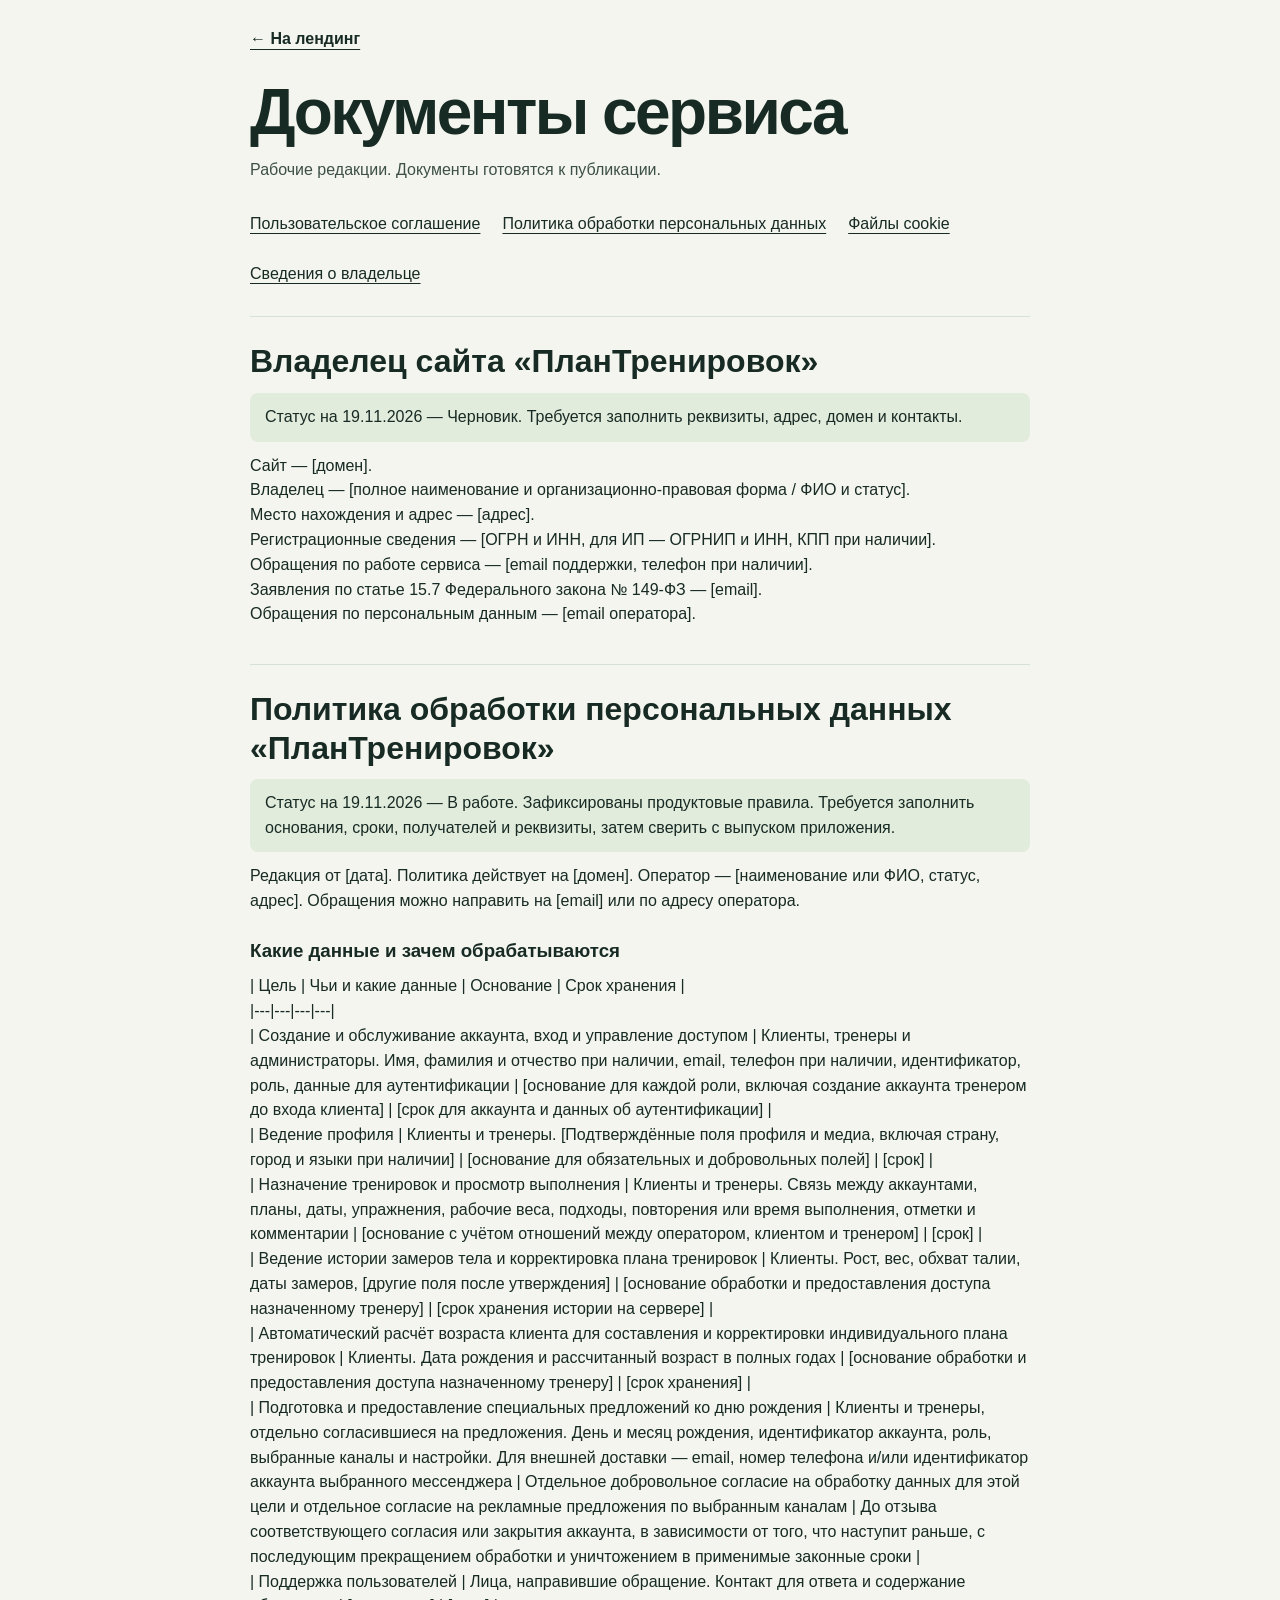
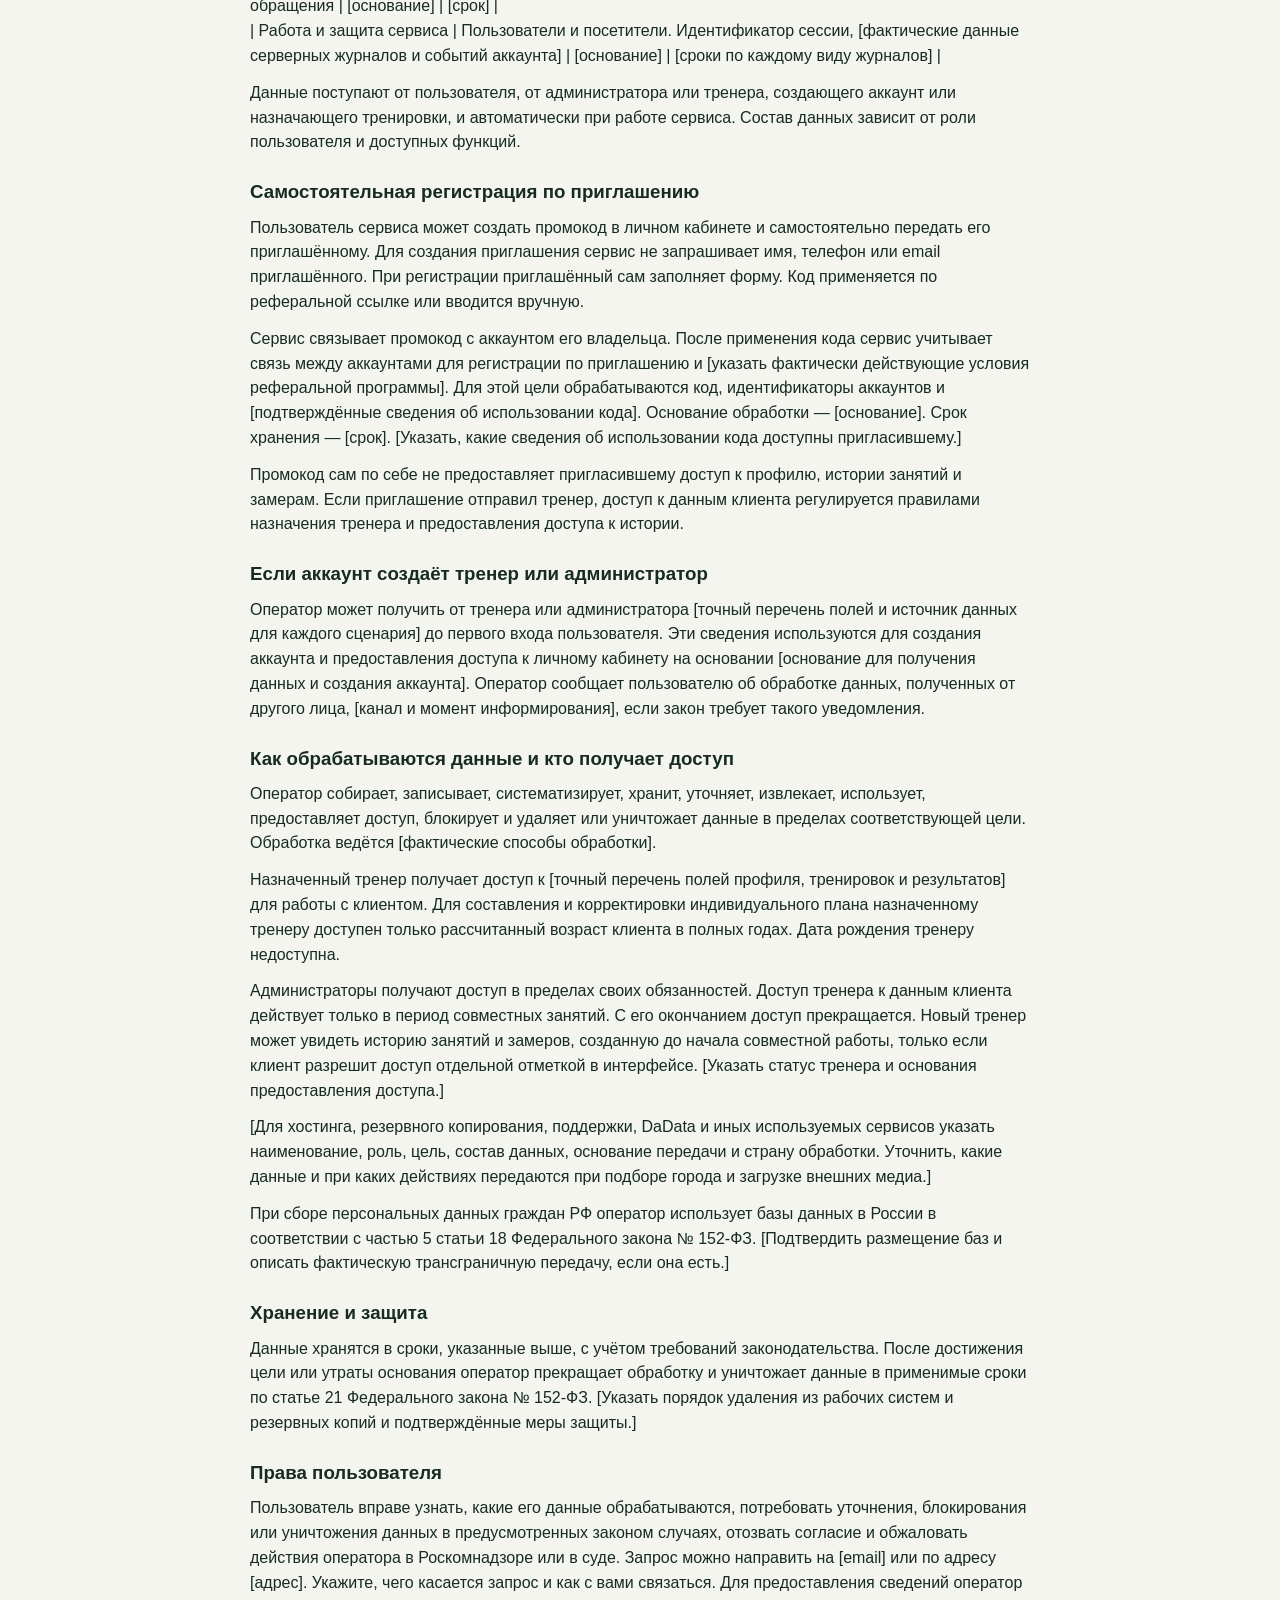
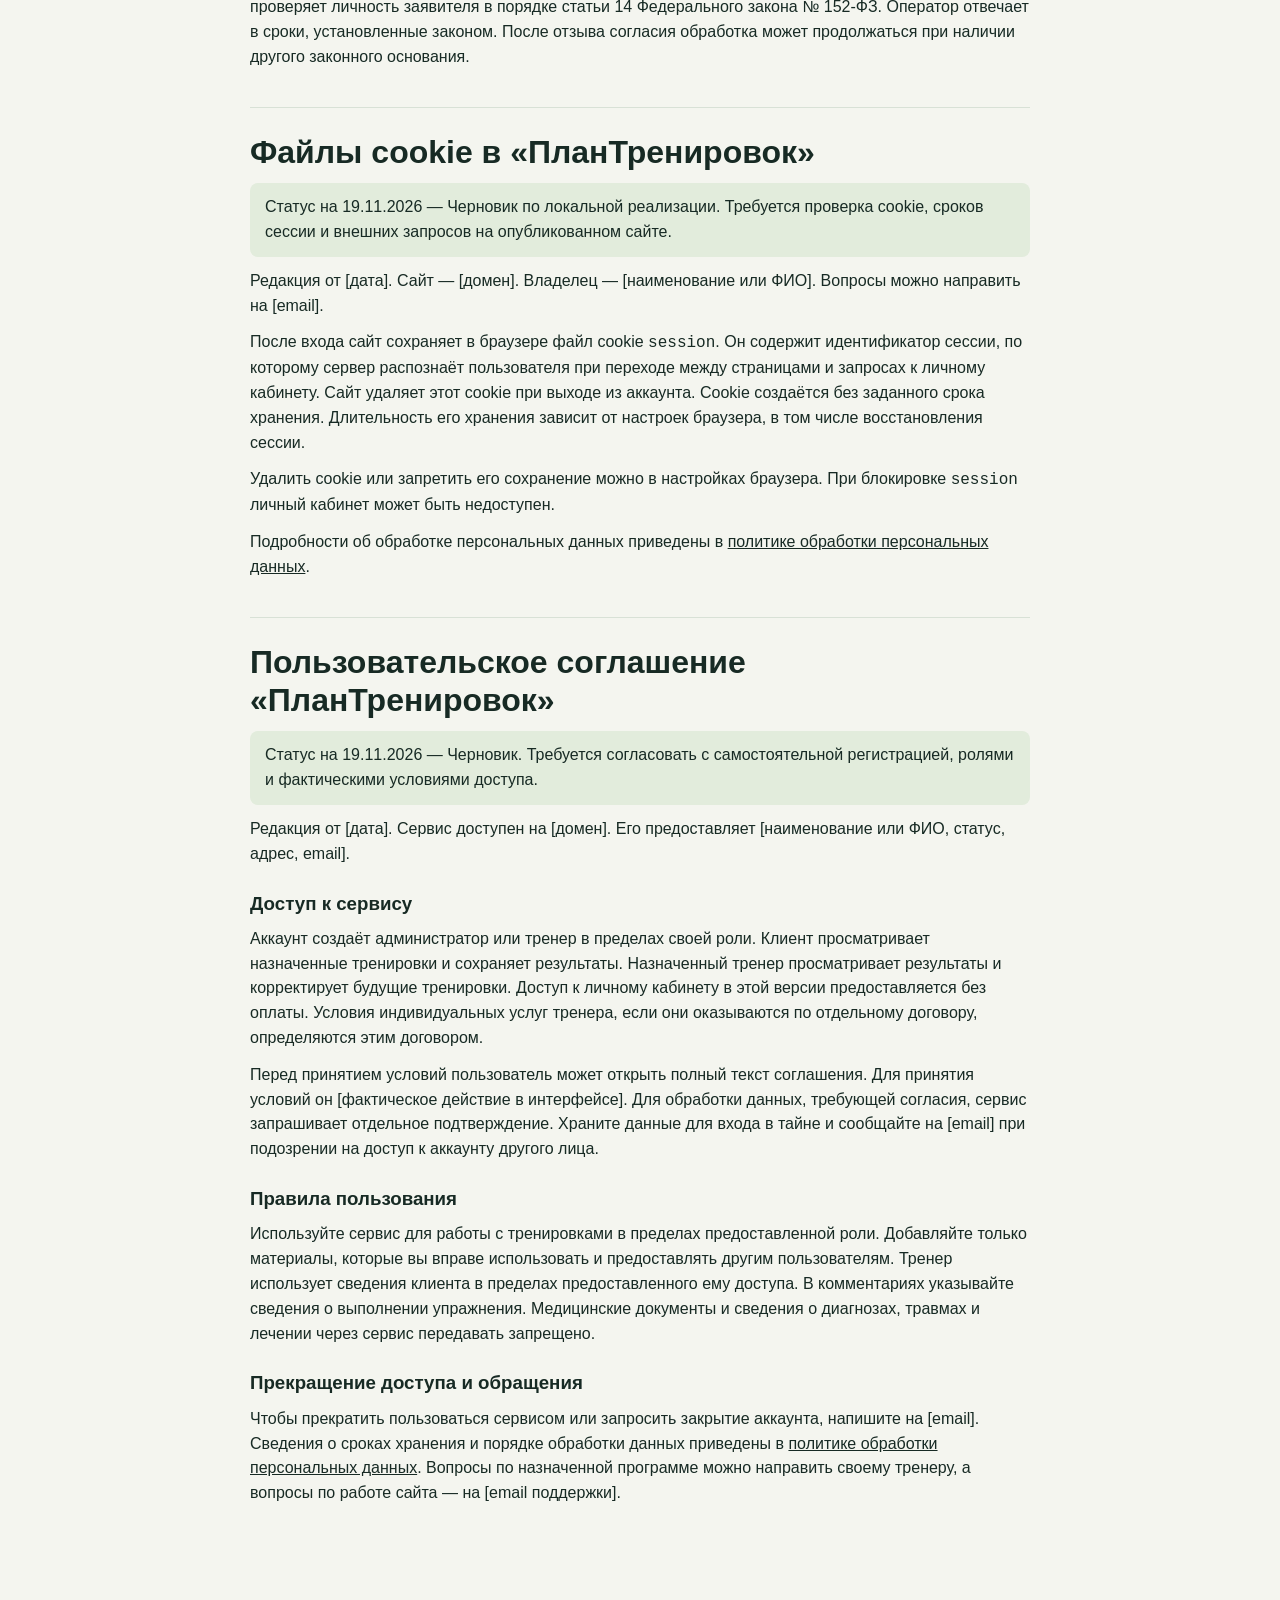
<file: app/web/landing-documents.html>
<!doctype html>
<html lang="ru">
<head>
<meta charset="utf-8">
<meta name="viewport" content="width=device-width, initial-scale=1">
<meta name="robots" content="noindex">
<title>Документы сервиса — ПланТренировок</title>
<link rel="stylesheet" href="landing.css">
</head>
<body class="documents-page">
<main class="wrap">
  <a class="text-link" href="landing.html#site-footer">← На лендинг</a>
  <h1>Документы сервиса</h1>
  <p class="documents-intro">Рабочие редакции. Документы готовятся к публикации.</p>
  <nav class="document-nav" aria-label="Содержание">
    <a href="#agreement">Пользовательское соглашение</a>
    <a href="#privacy">Политика обработки персональных данных</a>
    <a href="#cookies">Файлы cookie</a>
    <a href="#owner">Сведения о владельце</a>
  </nav>
  <article id="owner" class="document"><h2>Владелец сайта «ПланТренировок»</h2>
<p class="document-status">Статус на 19.11.2026 — Черновик. Требуется заполнить реквизиты, адрес, домен и контакты.</p>
<p>Сайт — [домен].<br>Владелец — [полное наименование и организационно-правовая форма / ФИО и статус].<br>Место нахождения и адрес — [адрес].<br>Регистрационные сведения — [ОГРН и ИНН, для ИП — ОГРНИП и ИНН, КПП при наличии].<br>Обращения по работе сервиса — [email поддержки, телефон при наличии].<br>Заявления по статье 15.7 Федерального закона № 149-ФЗ — [email].<br>Обращения по персональным данным — [email оператора].</p>
  </article>
  <article id="privacy" class="document"><h2>Политика обработки персональных данных «ПланТренировок»</h2>
<p class="document-status">Статус на 19.11.2026 — В работе. Зафиксированы продуктовые правила. Требуется заполнить основания, сроки, получателей и реквизиты, затем сверить с выпуском приложения.</p>
<p>Редакция от [дата]. Политика действует на [домен]. Оператор — [наименование или ФИО, статус, адрес]. Обращения можно направить на [email] или по адресу оператора.</p>
<h3>Какие данные и зачем обрабатываются</h3>
<p>| Цель | Чьи и какие данные | Основание | Срок хранения |<br>|---|---|---|---|<br>| Создание и обслуживание аккаунта, вход и управление доступом | Клиенты, тренеры и администраторы. Имя, фамилия и отчество при наличии, email, телефон при наличии, идентификатор, роль, данные для аутентификации | [основание для каждой роли, включая создание аккаунта тренером до входа клиента] | [срок для аккаунта и данных об аутентификации] |<br>| Ведение профиля | Клиенты и тренеры. [Подтверждённые поля профиля и медиа, включая страну, город и языки при наличии] | [основание для обязательных и добровольных полей] | [срок] |<br>| Назначение тренировок и просмотр выполнения | Клиенты и тренеры. Связь между аккаунтами, планы, даты, упражнения, рабочие веса, подходы, повторения или время выполнения, отметки и комментарии | [основание с учётом отношений между оператором, клиентом и тренером] | [срок] |<br>| Ведение истории замеров тела и корректировка плана тренировок | Клиенты. Рост, вес, обхват талии, даты замеров, [другие поля после утверждения] | [основание обработки и предоставления доступа назначенному тренеру] | [срок хранения истории на сервере] |<br>| Автоматический расчёт возраста клиента для составления и корректировки индивидуального плана тренировок | Клиенты. Дата рождения и рассчитанный возраст в полных годах | [основание обработки и предоставления доступа назначенному тренеру] | [срок хранения] |<br>| Подготовка и предоставление специальных предложений ко дню рождения | Клиенты и тренеры, отдельно согласившиеся на предложения. День и месяц рождения, идентификатор аккаунта, роль, выбранные каналы и настройки. Для внешней доставки — email, номер телефона и/или идентификатор аккаунта выбранного мессенджера | Отдельное добровольное согласие на обработку данных для этой цели и отдельное согласие на рекламные предложения по выбранным каналам | До отзыва соответствующего согласия или закрытия аккаунта, в зависимости от того, что наступит раньше, с последующим прекращением обработки и уничтожением в применимые законные сроки |<br>| Поддержка пользователей | Лица, направившие обращение. Контакт для ответа и содержание обращения | [основание] | [срок] |<br>| Работа и защита сервиса | Пользователи и посетители. Идентификатор сессии, [фактические данные серверных журналов и событий аккаунта] | [основание] | [сроки по каждому виду журналов] |</p>
<p>Данные поступают от пользователя, от администратора или тренера, создающего аккаунт или назначающего тренировки, и автоматически при работе сервиса. Состав данных зависит от роли пользователя и доступных функций.</p>
<h3>Самостоятельная регистрация по приглашению</h3>
<p>Пользователь сервиса может создать промокод в личном кабинете и самостоятельно передать его приглашённому. Для создания приглашения сервис не запрашивает имя, телефон или email приглашённого. При регистрации приглашённый сам заполняет форму. Код применяется по реферальной ссылке или вводится вручную.</p>
<p>Сервис связывает промокод с аккаунтом его владельца. После применения кода сервис учитывает связь между аккаунтами для регистрации по приглашению и [указать фактически действующие условия реферальной программы]. Для этой цели обрабатываются код, идентификаторы аккаунтов и [подтверждённые сведения об использовании кода]. Основание обработки — [основание]. Срок хранения — [срок]. [Указать, какие сведения об использовании кода доступны пригласившему.]</p>
<p>Промокод сам по себе не предоставляет пригласившему доступ к профилю, истории занятий и замерам. Если приглашение отправил тренер, доступ к данным клиента регулируется правилами назначения тренера и предоставления доступа к истории.</p>
<h3>Если аккаунт создаёт тренер или администратор</h3>
<p>Оператор может получить от тренера или администратора [точный перечень полей и источник данных для каждого сценария] до первого входа пользователя. Эти сведения используются для создания аккаунта и предоставления доступа к личному кабинету на основании [основание для получения данных и создания аккаунта]. Оператор сообщает пользователю об обработке данных, полученных от другого лица, [канал и момент информирования], если закон требует такого уведомления.</p>
<h3>Как обрабатываются данные и кто получает доступ</h3>
<p>Оператор собирает, записывает, систематизирует, хранит, уточняет, извлекает, использует, предоставляет доступ, блокирует и удаляет или уничтожает данные в пределах соответствующей цели. Обработка ведётся [фактические способы обработки].</p>
<p>Назначенный тренер получает доступ к [точный перечень полей профиля, тренировок и результатов] для работы с клиентом. Для составления и корректировки индивидуального плана назначенному тренеру доступен только рассчитанный возраст клиента в полных годах. Дата рождения тренеру недоступна.</p>
<p>Администраторы получают доступ в пределах своих обязанностей. Доступ тренера к данным клиента действует только в период совместных занятий. С его окончанием доступ прекращается. Новый тренер может увидеть историю занятий и замеров, созданную до начала совместной работы, только если клиент разрешит доступ отдельной отметкой в интерфейсе. [Указать статус тренера и основания предоставления доступа.]</p>
<p>[Для хостинга, резервного копирования, поддержки, DaData и иных используемых сервисов указать наименование, роль, цель, состав данных, основание передачи и страну обработки. Уточнить, какие данные и при каких действиях передаются при подборе города и загрузке внешних медиа.]</p>
<p>При сборе персональных данных граждан РФ оператор использует базы данных в России в соответствии с частью 5 статьи 18 Федерального закона № 152-ФЗ. [Подтвердить размещение баз и описать фактическую трансграничную передачу, если она есть.]</p>
<h3>Хранение и защита</h3>
<p>Данные хранятся в сроки, указанные выше, с учётом требований законодательства. После достижения цели или утраты основания оператор прекращает обработку и уничтожает данные в применимые сроки по статье 21 Федерального закона № 152-ФЗ. [Указать порядок удаления из рабочих систем и резервных копий и подтверждённые меры защиты.]</p>
<h3>Права пользователя</h3>
<p>Пользователь вправе узнать, какие его данные обрабатываются, потребовать уточнения, блокирования или уничтожения данных в предусмотренных законом случаях, отозвать согласие и обжаловать действия оператора в Роскомнадзоре или в суде. Запрос можно направить на [email] или по адресу [адрес]. Укажите, чего касается запрос и как с вами связаться. Для предоставления сведений оператор проверяет личность заявителя в порядке статьи 14 Федерального закона № 152-ФЗ. Оператор отвечает в сроки, установленные законом. После отзыва согласия обработка может продолжаться при наличии другого законного основания.</p>
  </article>
  <article id="cookies" class="document"><h2>Файлы cookie в «ПланТренировок»</h2>
<p class="document-status">Статус на 19.11.2026 — Черновик по локальной реализации. Требуется проверка cookie, сроков сессии и внешних запросов на опубликованном сайте.</p>
<p>Редакция от [дата]. Сайт — [домен]. Владелец — [наименование или ФИО]. Вопросы можно направить на [email].</p>
<p>После входа сайт сохраняет в браузере файл cookie <code>session</code>. Он содержит идентификатор сессии, по которому сервер распознаёт пользователя при переходе между страницами и запросах к личному кабинету. Сайт удаляет этот cookie при выходе из аккаунта. Cookie создаётся без заданного срока хранения. Длительность его хранения зависит от настроек браузера, в том числе восстановления сессии.</p>
<p>Удалить cookie или запретить его сохранение можно в настройках браузера. При блокировке <code>session</code> личный кабинет может быть недоступен.</p>
<p>Подробности об обработке персональных данных приведены в <a href="#privacy">политике обработки персональных данных</a>.</p>
  </article>
  <article id="agreement" class="document"><h2>Пользовательское соглашение «ПланТренировок»</h2>
<p class="document-status">Статус на 19.11.2026 — Черновик. Требуется согласовать с самостоятельной регистрацией, ролями и фактическими условиями доступа.</p>
<p>Редакция от [дата]. Сервис доступен на [домен]. Его предоставляет [наименование или ФИО, статус, адрес, email].</p>
<h3>Доступ к сервису</h3>
<p>Аккаунт создаёт администратор или тренер в пределах своей роли. Клиент просматривает назначенные тренировки и сохраняет результаты. Назначенный тренер просматривает результаты и корректирует будущие тренировки. Доступ к личному кабинету в этой версии предоставляется без оплаты. Условия индивидуальных услуг тренера, если они оказываются по отдельному договору, определяются этим договором.</p>
<p>Перед принятием условий пользователь может открыть полный текст соглашения. Для принятия условий он [фактическое действие в интерфейсе]. Для обработки данных, требующей согласия, сервис запрашивает отдельное подтверждение. Храните данные для входа в тайне и сообщайте на [email] при подозрении на доступ к аккаунту другого лица.</p>
<h3>Правила пользования</h3>
<p>Используйте сервис для работы с тренировками в пределах предоставленной роли. Добавляйте только материалы, которые вы вправе использовать и предоставлять другим пользователям. Тренер использует сведения клиента в пределах предоставленного ему доступа. В комментариях указывайте сведения о выполнении упражнения. Медицинские документы и сведения о диагнозах, травмах и лечении через сервис передавать запрещено.</p>
<h3>Прекращение доступа и обращения</h3>
<p>Чтобы прекратить пользоваться сервисом или запросить закрытие аккаунта, напишите на [email]. Сведения о сроках хранения и порядке обработки данных приведены в <a href="#privacy">политике обработки персональных данных</a>. Вопросы по назначенной программе можно направить своему тренеру, а вопросы по работе сайта — на [email поддержки].</p>
  </article>
</main>
</body>
</html>
</file>
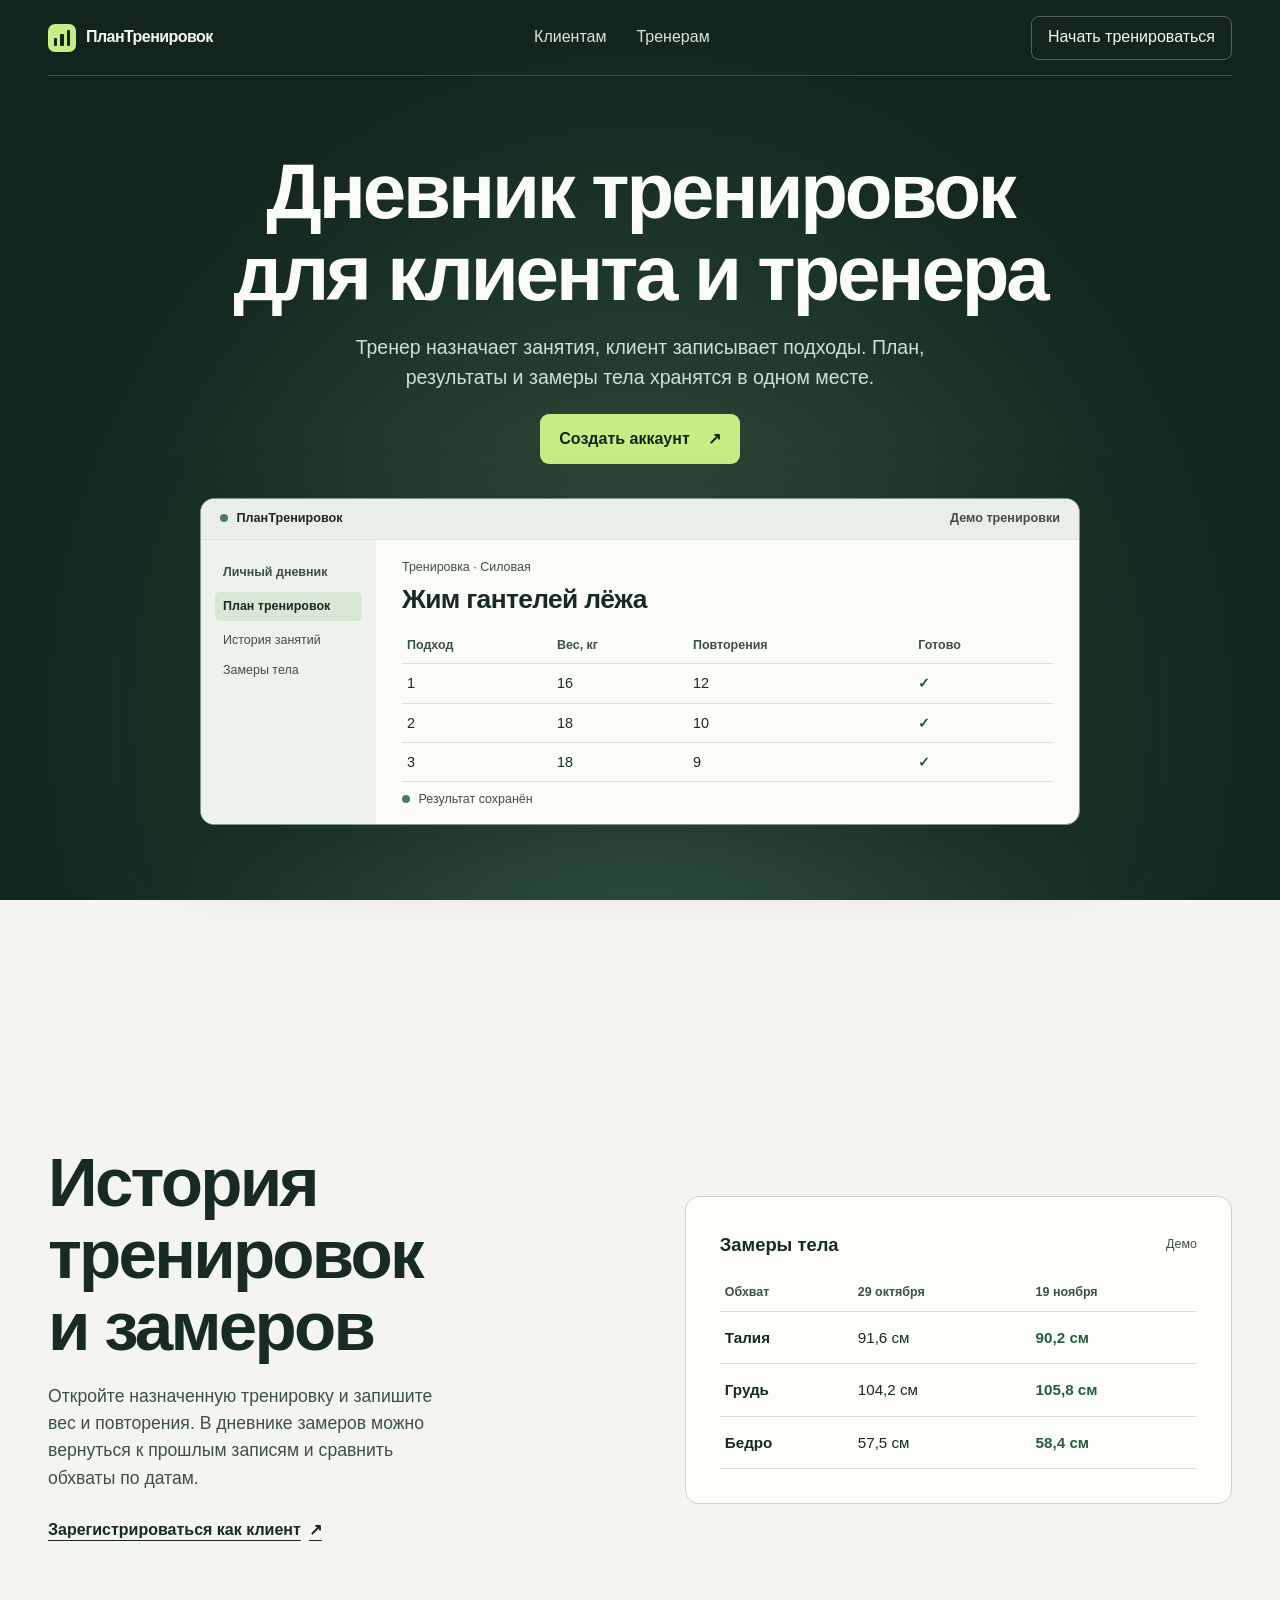
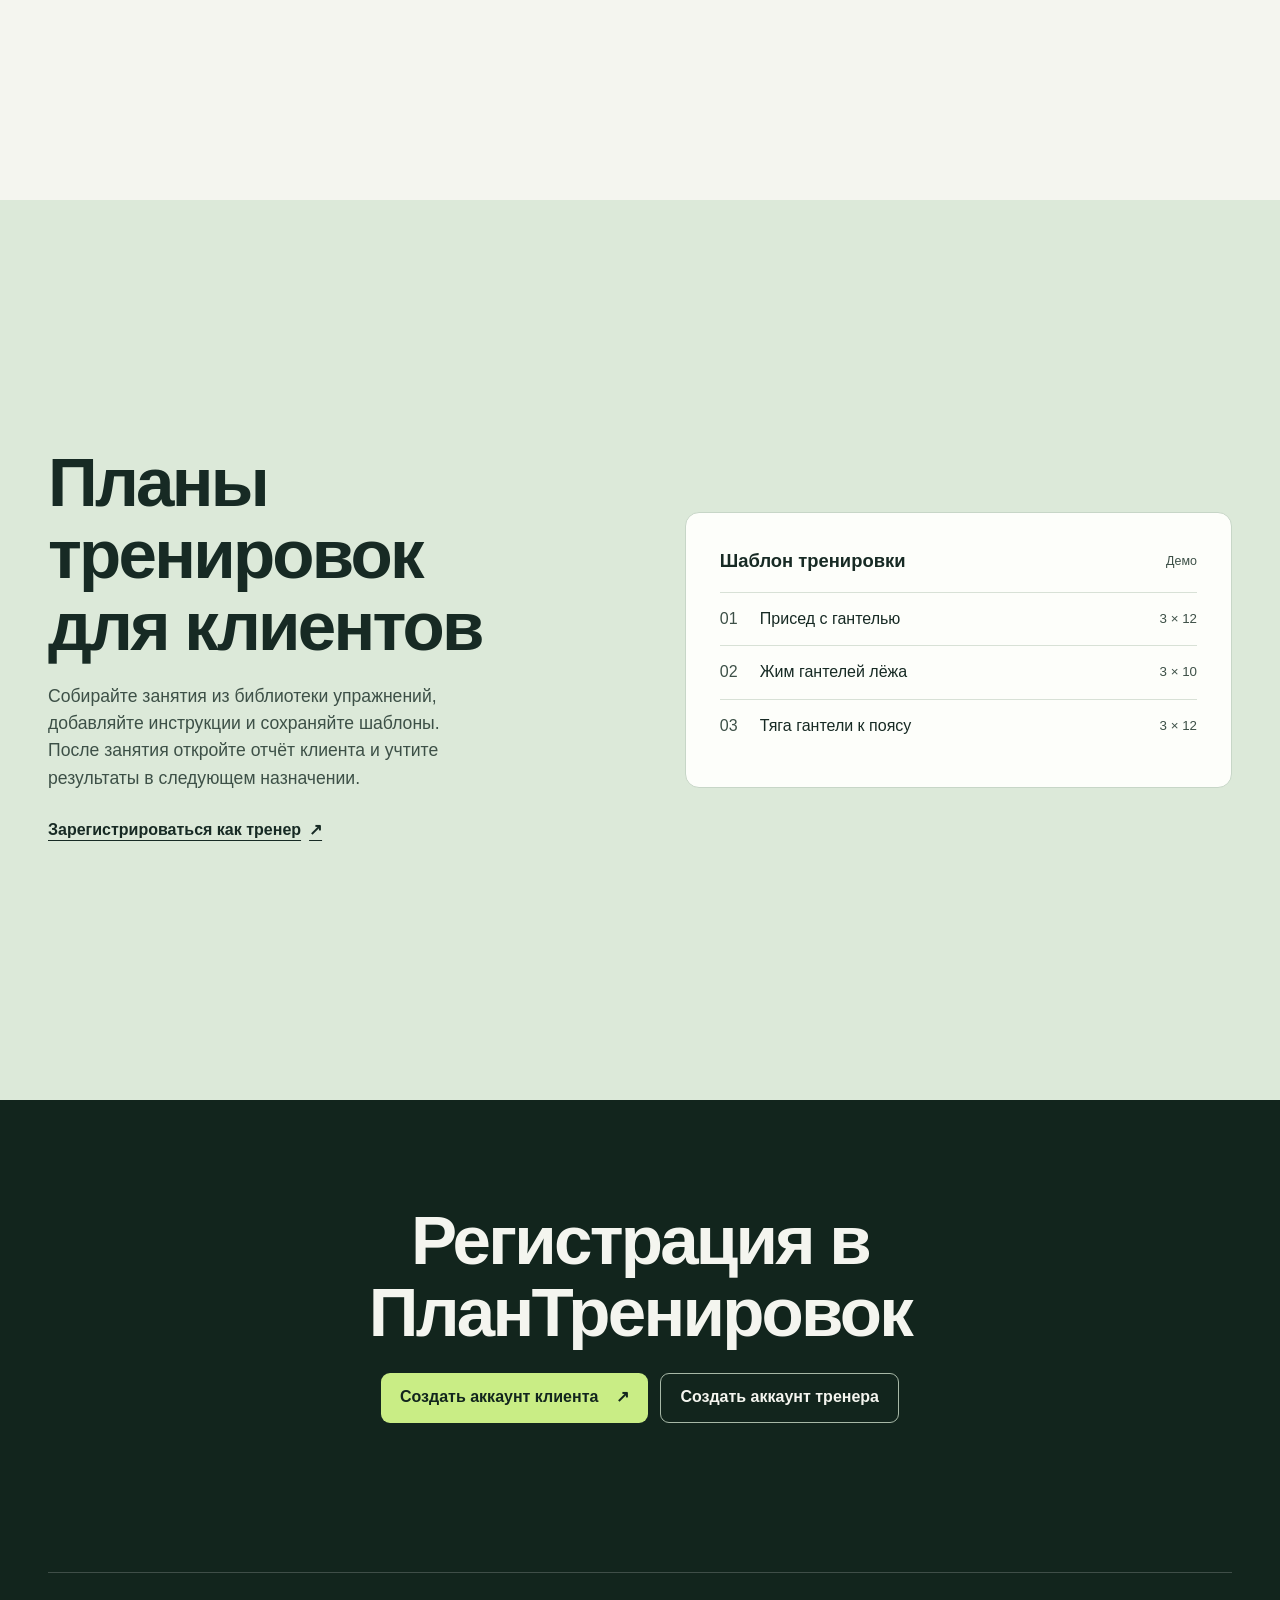
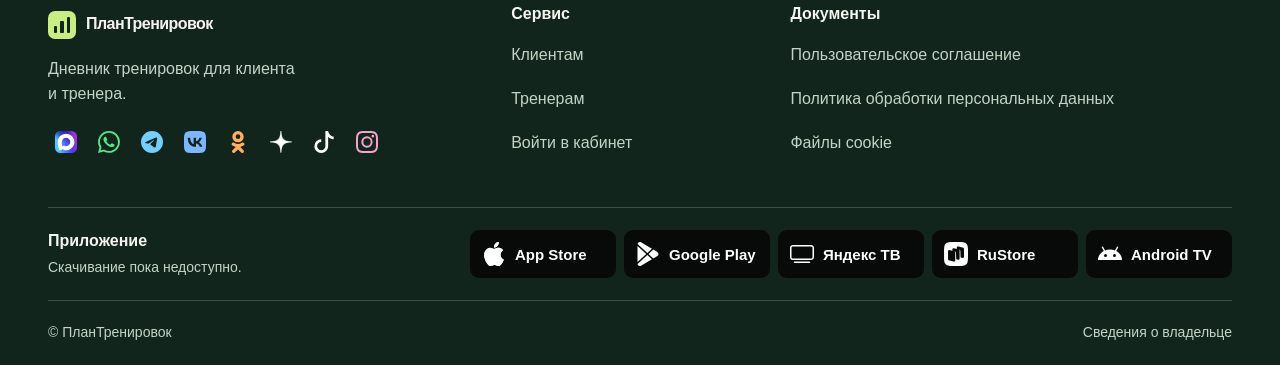
<file: app/web/landing.html>
<!doctype html>
<html lang="ru" data-type="software" data-radius="soft" data-buttons="solid" data-motion>
<head>
<meta charset="utf-8">
<meta name="viewport" content="width=device-width, initial-scale=1">
<meta name="page-type" content="software">
<meta name="site-kind" content="software">
<meta name="theme-color" content="#12251d">
<meta name="description" content="ПланТренировок — веб-дневник для клиента и тренера. Назначайте тренировки, записывайте подходы и следите за замерами.">
<meta property="og:type" content="website">
<meta property="og:title" content="ПланТренировок — дневник клиента и тренера">
<meta property="og:description" content="От назначения тренировки до сохранённого подхода.">
<title>ПланТренировок — дневник клиента и тренера</title>
<link rel="stylesheet" href="landing-motion.css">
<link rel="stylesheet" href="landing.css">
<script>document.documentElement.classList.add('m-enter');setTimeout(()=>document.documentElement.classList.add('m-enter-done'),700)</script>
</head>
<body>
<a class="skip-link" href="#main">К основному содержанию</a>
<header class="site-header">
  <div class="wrap header-row">
    <a class="brand" href="#main"><span class="mark" aria-hidden="true"><i></i><i></i><i></i></span>ПланТренировок</a>
    <nav aria-label="Разделы лендинга"><a href="#client">Клиентам</a><a href="#coach">Тренерам</a></nav>
    <a class="sign-in" href="/">Начать тренироваться</a>
  </div>
</header>
<main id="main" tabindex="-1">
  <!-- software: centered product preview, paper and forest palette from DESIGN.md -->
  <section class="hero" aria-labelledby="hero-title" data-enter>
    <div class="wrap hero-wrap">
      <div class="hero-copy">
        <h1 id="hero-title">Дневник тренировок<br> для клиента и тренера</h1>
        <p>Тренер назначает занятия, клиент записывает подходы. План, результаты и замеры тела хранятся в одном месте.</p>
        <a class="button" href="/?register=user">Создать аккаунт <span aria-hidden="true">↗</span></a>
      </div>
      <div class="app-frame" data-visual>
        <div class="app-bar"><span><span class="window-dot"></span> ПланТренировок</span><span>Демо тренировки</span></div>
        <div class="app-body">
          <div class="app-sidebar"><strong>Личный дневник</strong><span class="current">План тренировок</span><span>История занятий</span><span>Замеры тела</span></div>
          <div class="app-content">
            <p class="mock-label">Тренировка · Силовая</p>
            <p class="mock-exercise"><strong>Жим гантелей лёжа</strong></p>
            <div class="set-table">
              <table>
                <thead><tr><th scope="col">Подход</th><th scope="col">Вес, кг</th><th scope="col">Повторения</th><th scope="col">Готово</th></tr></thead>
                <tbody><tr><td>1</td><td>16</td><td>12</td><td><span class="done" aria-label="Выполнен">✓</span></td></tr><tr><td>2</td><td>18</td><td>10</td><td><span class="done" aria-label="Выполнен">✓</span></td></tr><tr><td>3</td><td>18</td><td>9</td><td><span class="done" aria-label="Выполнен">✓</span></td></tr></tbody>
              </table>
            </div>
            <p class="saved"><span class="window-dot"></span> Результат сохранён</p>
          </div>
        </div>
      </div>
    </div>
  </section>
  <section class="feature client" id="client" aria-labelledby="client-title">
    <div class="wrap feature-grid">
      <div class="feature-copy">
        <h2 id="client-title">История тренировок и замеров</h2>
        <p>Откройте назначенную тренировку и запишите вес и повторения. В дневнике замеров можно вернуться к прошлым записям и сравнить обхваты по датам.</p>
        <a class="text-link" href="/?register=user">Зарегистрироваться как клиент <span aria-hidden="true">↗</span></a>
      </div>
      <div class="measurement" data-visual>
        <div class="measurement-head"><strong>Замеры тела</strong><span>Демо</span></div>
        <table>
          <thead><tr><th scope="col">Обхват</th><th scope="col">29 октября</th><th scope="col">19 ноября</th></tr></thead>
          <tbody><tr><th scope="row">Талия</th><td>91,6 см</td><td>90,2 см</td></tr><tr><th scope="row">Грудь</th><td>104,2 см</td><td>105,8 см</td></tr><tr><th scope="row">Бедро</th><td>57,5 см</td><td>58,4 см</td></tr></tbody>
        </table>
      </div>
    </div>
  </section>
  <section class="feature coach" id="coach" aria-labelledby="coach-title">
    <div class="wrap feature-grid">
      <div class="feature-copy">
        <h2 id="coach-title">Планы тренировок для клиентов</h2>
        <p>Собирайте занятия из библиотеки упражнений, добавляйте инструкции и сохраняйте шаблоны. После занятия откройте отчёт клиента и учтите результаты в следующем назначении.</p>
        <a class="text-link" href="/?register=coach">Зарегистрироваться как тренер <span aria-hidden="true">↗</span></a>
      </div>
      <div class="program" data-visual>
        <div class="measurement-head"><strong>Шаблон тренировки</strong><span>Демо</span></div>
        <ol>
          <li><span>Присед с гантелью</span><small>3 × 12</small></li>
          <li><span>Жим гантелей лёжа</span><small>3 × 10</small></li>
          <li><span>Тяга гантели к поясу</span><small>3 × 12</small></li>
        </ol>
      </div>
    </div>
  </section>
  <section class="closing" aria-labelledby="closing-title">
    <div class="wrap closing-inner">
      <h2 id="closing-title">Регистрация в ПланТренировок</h2>
      <div class="closing-links"><a class="button" href="/?register=user">Создать аккаунт клиента <span aria-hidden="true">↗</span></a><a class="button secondary" href="/?register=coach">Создать аккаунт тренера</a></div>
    </div>
  </section>
</main>
<footer class="site-footer" id="site-footer">
  <div class="wrap">
    <div class="footer-grid">
      <div class="footer-about">
        <a class="brand" href="#main"><span class="mark" aria-hidden="true"><i></i><i></i><i></i></span>ПланТренировок</a>
        <p>Дневник тренировок для клиента и тренера.</p>
        <ul class="footer-socials" aria-label="Социальные сети и мессенджеры">
          <li title="MAX"><img src="[data-uri]" alt="MAX" width="22" height="22"></li>
          <li title="WhatsApp"><svg viewBox="0 0 16 16" fill="#52e889" role="img" aria-label="WhatsApp"><path d="M13.601 2.326A7.85 7.85 0 0 0 7.994 0C3.627 0 .068 3.558.064 7.926c0 1.399.366 2.76 1.057 3.965L0 16l4.204-1.102a7.9 7.9 0 0 0 3.79.965h.004c4.368 0 7.926-3.558 7.93-7.93A7.9 7.9 0 0 0 13.6 2.326zM7.994 14.521a6.6 6.6 0 0 1-3.356-.92l-.24-.144-2.494.654.666-2.433-.156-.251a6.56 6.56 0 0 1-1.007-3.505c0-3.626 2.957-6.584 6.591-6.584a6.56 6.56 0 0 1 4.66 1.931 6.56 6.56 0 0 1 1.928 4.66c-.004 3.639-2.961 6.592-6.592 6.592m3.615-4.934c-.197-.099-1.17-.578-1.353-.646-.182-.065-.315-.099-.445.099-.133.197-.513.646-.627.775-.114.133-.232.148-.43.05-.197-.1-.836-.308-1.592-.985-.59-.525-.985-1.175-1.103-1.372-.114-.198-.011-.304.088-.403.087-.088.197-.232.296-.346.1-.114.133-.198.198-.33.065-.134.034-.248-.015-.347-.05-.099-.445-1.076-.612-1.47-.16-.389-.323-.335-.445-.34-.114-.007-.247-.007-.38-.007a.73.73 0 0 0-.529.247c-.182.198-.691.677-.691 1.654s.71 1.916.81 2.049c.098.133 1.394 2.132 3.383 2.992.47.205.84.326 1.129.418.475.152.904.129 1.246.08.38-.058 1.171-.48 1.338-.943.164-.464.164-.86.114-.943-.049-.084-.182-.133-.38-.232"/></svg></li>
          <li title="Telegram"><svg viewBox="0 0 16 16" fill="#72cfff" role="img" aria-label="Telegram"><path d="M16 8A8 8 0 1 1 0 8a8 8 0 0 1 16 0M8.287 5.906q-1.168.486-4.666 2.01-.567.225-.595.442c-.03.243.275.339.69.47l.175.055c.408.133.958.288 1.243.294q.39.01.868-.32 3.269-2.206 3.374-2.23c.05-.012.12-.026.166.016s.042.12.037.141c-.03.129-1.227 1.241-1.846 1.817-.193.18-.33.307-.358.336a8 8 0 0 1-.188.186c-.38.366-.664.64.015 1.088.327.216.589.393.85.571.284.194.568.387.936.629q.14.092.27.187c.331.236.63.448.997.414.214-.02.435-.22.547-.82.265-1.417.786-4.486.906-5.751a1.4 1.4 0 0 0-.013-.315.34.34 0 0 0-.114-.217.53.53 0 0 0-.31-.093c-.3.005-.763.166-2.984 1.09"/></svg></li>
          <li title="VK"><svg viewBox="0 0 24 24" fill="#7db7ff" role="img" aria-label="VK"><path d="m9.489.004.729-.003h3.564l.73.003.914.01.433.007.418.011.403.014.388.016.374.021.36.025.345.03.333.033c1.74.196 2.933.616 3.833 1.516.9.9 1.32 2.092 1.516 3.833l.034.333.029.346.025.36.02.373.025.588.012.41.013.644.009.915.004.98-.001 3.313-.003.73-.01.914-.007.433-.011.418-.014.403-.016.388-.021.374-.025.36-.03.345-.033.333c-.196 1.74-.616 2.933-1.516 3.833-.9.9-2.092 1.32-3.833 1.516l-.333.034-.346.029-.36.025-.373.02-.588.025-.41.012-.644.013-.915.009-.98.004-3.313-.001-.73-.003-.914-.01-.433-.007-.418-.011-.403-.014-.388-.016-.374-.021-.36-.025-.345-.03-.333-.033c-1.74-.196-2.933-.616-3.833-1.516-.9-.9-1.32-2.092-1.516-3.833l-.034-.333-.029-.346-.025-.36-.02-.373-.025-.588-.012-.41-.013-.644-.009-.915-.004-.98.001-3.313.003-.73.01-.914.007-.433.011-.418.014-.403.016-.388.021-.374.025-.36.03-.345.033-.333c.196-1.74.616-2.933 1.516-3.833.9-.9 2.092-1.32 3.833-1.516l.333-.034.346-.029.36-.025.373-.02.588-.025.41-.012.644-.013.915-.009ZM6.79 7.3H4.05c.13 6.24 3.25 9.99 8.72 9.99h.31v-3.57c2.01.2 3.53 1.67 4.14 3.57h2.84c-.78-2.84-2.83-4.41-4.11-5.01 1.28-.74 3.08-2.54 3.51-4.98h-2.58c-.56 1.98-2.22 3.78-3.8 3.95V7.3H10.5v6.92c-1.6-.4-3.62-2.34-3.71-6.92Z"/></svg></li>
          <li title="OK"><svg viewBox="0 0 24 24" fill="#ffae64" role="img" aria-label="OK"><path d="M12 0a6.2 6.2 0 0 0-6.194 6.195 6.2 6.2 0 0 0 6.195 6.192 6.2 6.2 0 0 0 6.193-6.192A6.2 6.2 0 0 0 12.001 0zm0 3.63a2.567 2.567 0 0 1 2.565 2.565 2.568 2.568 0 0 1-2.564 2.564 2.568 2.568 0 0 1-2.565-2.564 2.567 2.567 0 0 1 2.565-2.564zM6.807 12.6a1.814 1.814 0 0 0-.91 3.35 11.611 11.611 0 0 0 3.597 1.49l-3.462 3.463a1.815 1.815 0 0 0 2.567 2.566L12 20.066l3.405 3.403a1.813 1.813 0 0 0 2.564 0c.71-.709.71-1.858 0-2.566l-3.462-3.462a11.593 11.593 0 0 0 3.596-1.49 1.814 1.814 0 1 0-1.932-3.073 7.867 7.867 0 0 1-8.34 0c-.318-.2-.674-.29-1.024-.278z"/></svg></li>
          <li title="Дзен"><img src="[data-uri]" alt="Дзен" width="22" height="22"></li>
          <li title="TikTok"><svg viewBox="0 0 16 16" fill="#ffffff" role="img" aria-label="TikTok"><path d="M9 0h1.98c.144.715.54 1.617 1.235 2.512C12.895 3.389 13.797 4 15 4v2c-1.753 0-3.07-.814-4-1.829V11a5 5 0 1 1-5-5v2a3 3 0 1 0 3 3z"/></svg></li>
          <li title="Instagram"><svg viewBox="0 0 16 16" fill="#f6a3cd" role="img" aria-label="Instagram"><path d="M8 0C5.829 0 5.556.01 4.703.048 3.85.088 3.269.222 2.76.42a3.9 3.9 0 0 0-1.417.923A3.9 3.9 0 0 0 .42 2.76C.222 3.268.087 3.85.048 4.7.01 5.555 0 5.827 0 8.001c0 2.172.01 2.444.048 3.297.04.852.174 1.433.372 1.942.205.526.478.972.923 1.417.444.445.89.719 1.416.923.51.198 1.09.333 1.942.372C5.555 15.99 5.827 16 8 16s2.444-.01 3.298-.048c.851-.04 1.434-.174 1.943-.372a3.9 3.9 0 0 0 1.416-.923c.445-.445.718-.891.923-1.417.197-.509.332-1.09.372-1.942C15.99 10.445 16 10.173 16 8s-.01-2.445-.048-3.299c-.04-.851-.175-1.433-.372-1.941a3.9 3.9 0 0 0-.923-1.417A3.9 3.9 0 0 0 13.24.42c-.51-.198-1.092-.333-1.943-.372C10.443.01 10.172 0 7.998 0zm-.717 1.442h.718c2.136 0 2.389.007 3.232.046.78.035 1.204.166 1.486.275.373.145.64.319.92.599s.453.546.598.92c.11.281.24.705.275 1.485.039.843.047 1.096.047 3.231s-.008 2.389-.047 3.232c-.035.78-.166 1.203-.275 1.485a2.5 2.5 0 0 1-.599.919c-.28.28-.546.453-.92.598-.28.11-.704.24-1.485.276-.843.038-1.096.047-3.232.047s-2.39-.009-3.233-.047c-.78-.036-1.203-.166-1.485-.276a2.5 2.5 0 0 1-.92-.598 2.5 2.5 0 0 1-.6-.92c-.109-.281-.24-.705-.275-1.485-.038-.843-.046-1.096-.046-3.233s.008-2.388.046-3.231c.036-.78.166-1.204.276-1.486.145-.373.319-.64.599-.92s.546-.453.92-.598c.282-.11.705-.24 1.485-.276.738-.034 1.024-.044 2.515-.045zm4.988 1.328a.96.96 0 1 0 0 1.92.96.96 0 0 0 0-1.92m-4.27 1.122a4.109 4.109 0 1 0 0 8.217 4.109 4.109 0 0 0 0-8.217m0 1.441a2.667 2.667 0 1 1 0 5.334 2.667 2.667 0 0 1 0-5.334"/></svg></li>
        </ul>
      </div>
      <nav aria-label="О сервисе">
        <h2>Сервис</h2>
        <ul><li><a href="#client">Клиентам</a></li><li><a href="#coach">Тренерам</a></li><li><a href="/">Войти в кабинет</a></li></ul>
      </nav>
      <nav aria-label="Документы сервиса">
        <h2>Документы</h2>
        <ul>
          <li><a href="landing-documents.html#agreement">Пользовательское соглашение</a></li>
          <li><a href="landing-documents.html#privacy">Политика обработки персональных данных</a></li>
          <li><a href="landing-documents.html#cookies">Файлы cookie</a></li>
        </ul>
      </nav>
    </div>
    <div class="footer-downloads" aria-labelledby="footer-app-title">
      <div>
        <h2 id="footer-app-title">Приложение</h2>
        <p>Скачивание пока недоступно.</p>
      </div>
      <ul class="footer-stores" aria-label="Площадки">
        <li><svg viewBox="0 0 16 16" fill="currentColor" aria-hidden="true" focusable="false"><path d="M11.182.008C11.148-.03 9.923.023 8.857 1.18c-1.066 1.156-.902 2.482-.878 2.516s1.52.087 2.475-1.258.762-2.391.728-2.43m3.314 11.733c-.048-.096-2.325-1.234-2.113-3.422s1.675-2.789 1.698-2.854-.597-.79-1.254-1.157a3.7 3.7 0 0 0-1.563-.434c-.108-.003-.483-.095-1.254.116-.508.139-1.653.589-1.968.607-.316.018-1.256-.522-2.267-.665-.647-.125-1.333.131-1.824.328-.49.196-1.422.754-2.074 2.237-.652 1.482-.311 3.83-.067 4.56s.625 1.924 1.273 2.796c.576.984 1.34 1.667 1.659 1.899s1.219.386 1.843.067c.502-.308 1.408-.485 1.766-.472.357.013 1.061.154 1.782.539.571.197 1.111.115 1.652-.105.541-.221 1.324-1.059 2.238-2.758q.52-1.185.473-1.282"/><path d="M11.182.008C11.148-.03 9.923.023 8.857 1.18c-1.066 1.156-.902 2.482-.878 2.516s1.52.087 2.475-1.258.762-2.391.728-2.43m3.314 11.733c-.048-.096-2.325-1.234-2.113-3.422s1.675-2.789 1.698-2.854-.597-.79-1.254-1.157a3.7 3.7 0 0 0-1.563-.434c-.108-.003-.483-.095-1.254.116-.508.139-1.653.589-1.968.607-.316.018-1.256-.522-2.267-.665-.647-.125-1.333.131-1.824.328-.49.196-1.422.754-2.074 2.237-.652 1.482-.311 3.83-.067 4.56s.625 1.924 1.273 2.796c.576.984 1.34 1.667 1.659 1.899s1.219.386 1.843.067c.502-.308 1.408-.485 1.766-.472.357.013 1.061.154 1.782.539.571.197 1.111.115 1.652-.105.541-.221 1.324-1.059 2.238-2.758q.52-1.185.473-1.282"/></svg><span>App Store</span></li>
        <li><svg viewBox="0 0 16 16" fill="currentColor" aria-hidden="true" focusable="false"><path d="M14.222 9.374c1.037-.61 1.037-2.137 0-2.748L11.528 5.04 8.32 8l3.207 2.96zm-3.595 2.116L7.583 8.68 1.03 14.73c.201 1.029 1.36 1.61 2.303 1.055zM1 13.396V2.603L6.846 8zM1.03 1.27l6.553 6.05 3.044-2.81L3.333.215C2.39-.341 1.231.24 1.03 1.27"/></svg><span>Google Play</span></li>
        <li><svg viewBox="0 0 16 16" fill="currentColor" aria-hidden="true" focusable="false"><path d="M2.5 13.5A.5.5 0 0 1 3 13h10a.5.5 0 0 1 0 1H3a.5.5 0 0 1-.5-.5M13.991 3l.024.001a1.5 1.5 0 0 1 .538.143.76.76 0 0 1 .302.254c.067.1.145.277.145.602v5.991l-.001.024a1.5 1.5 0 0 1-.143.538.76.76 0 0 1-.254.302c-.1.067-.277.145-.602.145H2.009l-.024-.001a1.5 1.5 0 0 1-.538-.143.76.76 0 0 1-.302-.254C1.078 10.502 1 10.325 1 10V4.009l.001-.024a1.5 1.5 0 0 1 .143-.538.76.76 0 0 1 .254-.302C1.498 3.078 1.675 3 2 3zM14 2H2C0 2 0 4 0 4v6c0 2 2 2 2 2h12c2 0 2-2 2-2V4c0-2-2-2-2-2"/></svg><span>Яндекс ТВ</span></li>
        <li><img src="[data-uri]" alt="" width="24" height="24"><span>RuStore</span></li>
        <li><svg viewBox="0 0 16 16" fill="currentColor" aria-hidden="true" focusable="false"><path d="M2.76 3.061a.5.5 0 0 1 .679.2l1.283 2.352A8.9 8.9 0 0 1 8 5a8.9 8.9 0 0 1 3.278.613l1.283-2.352a.5.5 0 1 1 .878.478l-1.252 2.295C14.475 7.266 16 9.477 16 12H0c0-2.523 1.525-4.734 3.813-5.966L2.56 3.74a.5.5 0 0 1 .2-.678ZM5 10a1 1 0 1 0 0-2 1 1 0 0 0 0 2m6 0a1 1 0 1 0 0-2 1 1 0 0 0 0 2"/></svg><span>Android TV</span></li>
      </ul>
    </div>
    <div class="footer-bottom">
      <span>© ПланТренировок</span>
      <a href="landing-documents.html#owner">Сведения о владельце</a>
    </div>
  </div>
</footer>
<script type="module" src="landing-motion.js"></script>
</body>
</html>
</file>
<file: app/web/landing.css>
:root {
  color-scheme: light;
  --ink: #172a24;
  --paper: #f4f5ef;
  --forest: #12251d;
  --accent: #c9ed85;
  --muted: #3d5047;
  --edge: #d8e1d6;
  font: 16px/1.55 "Segoe UI", Arial, sans-serif;
}
* { box-sizing: border-box; }
html { scroll-behavior: smooth; }
body { margin: 0; color: var(--ink); background: var(--paper); }
::selection { background: var(--accent); color: var(--forest); }
a { color: inherit; }
a:focus { outline: 3px solid #598649; outline-offset: 4px; }
.wrap { width: min(1200px, calc(100% - 96px)); margin-inline: auto; }
.skip-link { position: fixed; z-index: 4; inset: 8px auto auto 8px; padding: 12px; background: var(--accent); color: var(--forest); translate: 0 -150%; }
.skip-link:focus { translate: 0; }
.site-header { position: absolute; inset: 0 0 auto; z-index: 1; color: #f6f8ee; }
.header-row { min-height: 76px; display: flex; align-items: center; justify-content: space-between; gap: 20px; }
.header-row { border-bottom: 1px solid #ffffff30; }
.brand, .header-row a { display: inline-flex; align-items: center; min-height: 44px; text-decoration: none; }
.brand { gap: 10px; font-weight: 700; letter-spacing: -.035em; white-space: nowrap; }
.mark { display: inline-flex; align-items: end; gap: 3px; width: 28px; height: 28px; padding: 6px; color: var(--forest); background: var(--accent); border-radius: 7px; }
.mark i { flex: 1; height: 45%; background: currentColor; border-radius: 1px; }
.mark i:nth-child(2) { height: 72%; }
.mark i:nth-child(3) { height: 100%; }
.header-row nav { display: flex; gap: 30px; color: #d7e5d9; }
.header-row a:hover:hover { text-decoration: underline; text-underline-offset: 5px; }
.sign-in { padding-inline: 16px; border: 1px solid #ffffff45; border-radius: 8px; }
.hero {
  background: radial-gradient(ellipse at 50% 80%, #335743 0, transparent 68%), var(--forest);
  color: #fbfcf5;
  min-height: 100svh;
  padding: 120px 0 44px;
  display: grid;
  align-items: center;
}
.hero-wrap { display: grid; gap: 34px; }
.hero-copy { text-align: center;  }

h1, h2, p { margin: 0; }
h1, .feature h2, .closing h2 { letter-spacing: -.04em; line-height: 1.04; text-wrap: balance; }
h1 { font-size: clamp(2.5rem, 6.1vw, 5.55rem); font-weight: 650; }
.hero-copy p { margin: 18px auto 22px; max-width: 55ch; color: #d2e0d4; font-size: clamp(1rem, 1.55vw, 1.22rem); }
.button { display: inline-flex; gap: 18px; justify-content: center; align-items: center; min-height: 50px; padding: 10px 19px; border-radius: 9px; background: var(--accent); color: var(--forest); font-weight: 700; text-decoration: none; transition: transform 180ms ease, background 180ms ease; }
.button:hover { transform: translateY(-2px); background: #def5af; }
.button:active { transform: translateY(1px); }
.app-frame { width: min(880px, 100%); margin-inline: auto; overflow: hidden; color: var(--ink); background: #fbfcf8; border: 1px solid #819786; border-radius: 14px; box-shadow: 0 25px 70px #101e1766; }
.app-bar, .measurement-head { display: flex; align-items: center; justify-content: space-between; gap: 10px; }
.app-bar { padding: 10px 19px; background: #e9eee6; border-bottom: 1px solid var(--edge); font-size: .79rem; font-weight: 700; }
.app-bar > span:last-child { color: var(--muted); }
.window-dot { display: inline-block; width: 8px; height: 8px; border-radius: 50%; background: #4c7c57; margin-right: 5px; }
.app-body { display: grid; grid-template-columns: 175px minmax(0, 1fr); }
.app-sidebar { display: grid; align-content: start; gap: 10px; padding: 23px 14px; background: #edf2eb; font-size: .78rem; color: var(--muted); }
.app-sidebar strong, .app-sidebar span { padding-inline: 8px; }
.app-sidebar .current { padding-block: 5px; border-radius: 5px; background: #d9e7d5; color: var(--ink); font-weight: 700; }
.app-content { padding: 18px 26px 14px; }
.mock-label, .saved { color: var(--muted); font-size: .78rem; }
.app-content .mock-exercise { font-size: clamp(1.25rem, 3vw, 1.65rem); margin: 2px 0 8px; letter-spacing: -.025em; }
table { width: 100%; border-collapse: collapse; text-align: left; font-variant-numeric: tabular-nums; }
th, td { border-bottom: 1px solid var(--edge); padding: 8px 5px; }
thead th { color: var(--muted); font-size: .78rem; font-weight: 600; }
.set-table tbody td { font-size: .9rem; }
.done { color: #245b33; font-weight: 700; }
.saved { margin-top: 8px; }
.feature { min-height: 100svh; display: grid; align-items: center; padding: 72px 0; }
.feature-grid { display: grid; grid-template-columns: minmax(0, 1fr) minmax(0, 1fr); gap: clamp(28px, 7vw, 110px); align-items: center; }
.feature h2, .closing h2 { font-size: clamp(2.25rem, 5.4vw, 4.75rem); font-weight: 640; }
.feature-copy p { margin-top: 20px; max-width: 42ch; color: var(--muted); font-size: 1.1rem; }
.text-link { display: inline-flex; align-items: center; gap: 8px; min-height: 44px; margin-top: 17px; font-weight: 700; text-underline-offset: 5px; }
.text-link:hover { color: #386244; }
.measurement, .program { padding: clamp(16px, 3.5vw, 34px); border: 1px solid #c7d6c7; border-radius: 14px; background: #fdfefa; }
.measurement-head { padding-bottom: 16px; font-size: 1.15rem; }
.measurement-head span { color: var(--muted); font-size: .78rem; }
.measurement td, .measurement tbody th { padding-block: 14px; font-size: .95rem; }
.measurement td:last-child { color: #285d3b; font-weight: 700; }
.coach { background: #dce9d9; }
.program ol { margin: 0; padding: 0; list-style: none; counter-reset: item; }
.program li { display: grid; grid-template-columns: 30px 1fr auto; align-items: center; gap: 10px; counter-increment: item; padding: 14px 0; border-top: 1px solid var(--edge); }
.program li::before { content: counter(item, decimal-leading-zero); color: var(--muted); font-variant-numeric: tabular-nums; }
.program small { color: var(--muted); white-space: nowrap; }
.closing { padding: 105px 0; background: var(--forest); color: var(--paper); text-align: center; }
.closing h2 { max-width: 20ch; margin: auto; }
.closing-links { display: flex; flex-wrap: wrap; justify-content: center; gap: 12px; margin-top: 24px; }
.secondary { background: transparent; border: 1px solid #a7b8a7; color: var(--paper); }
.secondary:hover { background: #2a4334; }
footer { background: var(--forest); color: var(--paper); }

@media (max-width: 740px) {
  .wrap { width: calc(100% - 40px); }
  .header-row { min-height: 64px; }
  .header-row nav, .app-sidebar { display: none; }
  .hero { padding: 92px 0 34px; }
  .hero-wrap { gap: 27px; }
  h1 br { display: none; }
  .app-body, .feature-grid { grid-template-columns: 1fr; }
  .app-content { padding: 14px; }
  .app-bar { padding-inline: 13px; }
  .feature { min-height: auto; padding: 62px 0; }
  .closing { padding: 68px 0; }
}
@media (max-width: 390px) {
  .wrap { width: calc(100% - 32px); }
  .hero-copy .button, .closing .button { width: 100%; }
  .header-row { gap: 8px; }
  .sign-in { min-width: 0; padding-inline: 8px; font-size: .8125rem; text-align: center; }
  .measurement table { font-size: .85rem; }
}
@media (prefers-reduced-motion: reduce) {
  html { scroll-behavior: auto; }
  *, *::before, *::after { animation: none !important; transition: none !important; }
}

.site-footer { padding-top: 44px; }
.footer-grid {
  display: grid;
  grid-template-columns: minmax(0, 1.15fr) minmax(0, .65fr) minmax(0, 1.2fr);
  gap: 40px;
  padding: 30px 0 42px;
  border-top: 1px solid #ffffff30;
}
.footer-about p { max-width: 28ch; margin-top: 10px; color: #c4d3c5; }
.footer-grid h2 { margin: 0 0 8px; font-size: 1rem; line-height: 1.4; }
.footer-grid ul { margin: 0; padding: 0; list-style: none; }
.site-footer a { display: inline-flex; align-items: center; min-height: 44px; text-decoration: none; }
.site-footer nav a, .footer-bottom { color: #c4d3c5; }
.site-footer a:hover { color: #fff; text-decoration: underline; text-underline-offset: 5px; }
.site-footer a:focus-visible { outline-color: var(--accent); }
.footer-bottom { display: flex; align-items: center; justify-content: space-between; gap: 12px 20px; flex-wrap: wrap; padding: 10px 0; border-top: 1px solid #ffffff30; font-size: .875rem; }
.documents-page main { max-width: 780px; padding-bottom: 70px; }
.documents-page h1 { margin-block: 18px 12px; font-size: clamp(2rem, 6vw, 4rem); text-align: left; }
.documents-intro { color: var(--muted); }
.document-nav { display: flex; flex-wrap: wrap; gap: 6px 22px; padding-block: 20px; }
.document-nav a { display: inline-flex; align-items: center; min-height: 44px; text-underline-offset: 4px; }
.document { padding: 25px 0; border-top: 1px solid var(--edge); scroll-margin-block-start: 20px; overflow-wrap: anywhere; }
.document h2 { line-height: 1.2; font-size: clamp(1.35rem, 4vw, 2rem); }
.document h3 { margin: 25px 0 8px; line-height: 1.25; }
.document p { margin: 12px 0; }
.document-status { padding: 12px 15px; background: #e2ecdc; border-radius: 8px; color: var(--ink); }
@media (max-width: 740px) {
  .site-footer { padding-top: 24px; }
  .footer-grid { grid-template-columns: minmax(0, .8fr) minmax(0, 1.2fr); gap: 18px 24px; padding: 22px 0 29px; }
  .footer-about { grid-column: 1 / -1; }
}
@media (max-width: 380px) {
  .footer-grid { grid-template-columns: 1fr; gap: 20px; }
}

.footer-grid .footer-socials {
  display: flex;
  flex-wrap: wrap;
  gap: 7px;
  margin-top: 18px;
}
.footer-socials li {
  display: grid;
  width: 36px;
  height: 36px;
  place-items: center;
}
.footer-socials svg, .footer-socials img { display: block; width: 22px; height: 22px; }
.footer-downloads {
  display: flex;
  justify-content: space-between;
  align-items: center;
  gap: 16px 24px;
  flex-wrap: wrap;
  padding-block: 22px;
  border-top: 1px solid #ffffff30;
}
.footer-downloads h2 { font-size: 1rem; line-height: 1.4; }
.footer-downloads p { margin-top: 4px; color: #c4d3c5; font-size: .875rem; }
.footer-stores { display: flex; flex-wrap: wrap; gap: 8px; margin: 0; padding: 0; list-style: none; }
.footer-stores li {
  display: flex;
  align-items: center;
  gap: 9px;
  min-width: 146px;
  min-height: 48px;
  padding: 8px 12px;
  border-radius: 9px;
  background: #080a09;
  color: #fff;
  font-size: .9375rem;
  font-weight: 600;
}
.footer-stores svg, .footer-stores img { width: 24px; height: 24px; flex: 0 0 24px; }
@media (max-width: 380px) {
  .footer-stores li { min-width: 132px; padding-inline: 9px; }
}
</file>
<file: app/web/landing-motion.css>
/*
  taste-skill motion.css - the micro-interactions a company site has (figma.com, x.ai): one small
  opt-in layer over system.css and ui/cards.css. Link it after them (data-motion on <html> is optional);
  load motion.js once (it adds the tab indicator, the number tick and the card loops).
  The layer is ON as soon as this file is linked: no attribute is needed (a hover shot of a linked card or photo
  shows the 2px lift and the 1.03 zoom). <html data-motion="off"> switches the whole layer off; data-motion="live"
  is the number tick in a headless shot (motion.js).
  references/motion.md says what moves and how fast. Everything here answers the pointer, the
  keyboard or a number coming into view once, plus the hero's one entrance on load (the end of this
  file); nothing moves because the page scrolled (that is a dealt moment's job, assets/moments).

  Hover moves sit under (hover: hover) and (pointer: fine): a phone never keeps a stuck hover.
  Hover out runs 120ms against 150ms in (motion.md, tokens).
  Under prefers-reduced-motion colours still change and a press still shows; nothing moves or scales.
*/

:root {
  --m-in: 150ms;                              /* hover in: buttons, links, nav, tabs */
  --m-out: 120ms;                             /* hover out */
  --m-press: 90ms;                            /* a press */
  --m-panel: 200ms;                           /* a menu or sheet opening */
  --m-close: 120ms;                           /* a menu closing */
  --m-slide: 240ms;                           /* an indicator travelling between two tabs or links */
  --m-image: 600ms;                           /* a photograph scaling inside its mask */
  --m-image-out: 400ms;                       /* ...and settling back */
  --m-ease: var(--ease, cubic-bezier(.2, .8, .2, 1)); /* the one UI ease-out (system.css --ease): fast start, soft landing */
  --m-ease-io: cubic-bezier(.65, 0, .35, 1);  /* the indicator: leaves and lands softly */
  --m-ease-enter: cubic-bezier(.22, 1, .36, 1); /* an entrance settling: long soft tail, never past its mark */
  --m-cycle: 3.2s;                            /* one cycle of a card's loop (2.5-4 s) */
  --m-lift: -2px;
}

/* ---------------------------------------------------------------- buttons */
html:not([data-motion="off"]) .btn {
  position: relative;
  transition: background-color var(--m-out) var(--m-ease), color var(--m-out) var(--m-ease),
              border-color var(--m-out) var(--m-ease), box-shadow var(--m-out) var(--m-ease),
              transform var(--m-press) var(--m-ease);
}
/* the tone moves toward the ground: a black button greys a little on white, a white one on black */
html:not([data-motion="off"]) .btn--primary:hover { background: color-mix(in oklab, var(--action) 84%, var(--bg)); }
html:not([data-motion="off"]) .btn--secondary:hover {
  background: color-mix(in oklab, var(--bg) 92%, var(--ink));
  border-color: color-mix(in oklab, var(--ink) 32%, transparent);
}
html:not([data-motion="off"]) .btn:hover { transition-duration: var(--m-in), var(--m-in), var(--m-in), var(--m-in), var(--m-press); }
html:not([data-motion="off"]) .btn:active { transform: translateY(1px) scale(.985); }
/* the step: a button rises 1px on hover (2px on the large size) and presses 1px down with a 1.5% shrink on
   click; pointer only. The text-link secondary (arrow and block looks) keeps its underline and does not step.
   Reduced motion keeps the colour change only (see the end of this file). */
@media (hover: hover) and (pointer: fine) {
  html:not([data-motion="off"]) .btn:hover { transform: translateY(-1px); }
  html:not([data-motion="off"]) .btn--xl:hover { transform: translateY(-2px); }
  html:not([data-motion="off"]):is([data-buttons="arrow"], [data-buttons="block"]) .btn--secondary:hover { transform: none; }
  html:not([data-motion="off"]) .btn:active { transform: translateY(1px) scale(.985); }
  html:not([data-motion="off"]):is([data-buttons="arrow"], [data-buttons="block"]) .btn--secondary:active { transform: scale(.985); }
}

/* the arrow: the text arrow (.btn--arrow, .link) nudges 3px; the drawn arrow (.m-arrow) grows its
   stem and moves its head 3px, the way a good product site's "Learn more" does. The pointer's move
   only for a fine pointer; keyboard focus shows it anywhere */
html:not([data-motion="off"]) :is(.btn--arrow, .link)::after { transition: transform var(--m-out) var(--m-ease); }
html:not([data-motion="off"]) :is(.btn--arrow, .link):focus-visible::after { transform: translateX(3px); transition-duration: var(--m-in); }
.m-arrow { width: 12px; height: 12px; flex: none; overflow: visible; fill: none; stroke: currentColor; stroke-width: 1.6;
           stroke-linecap: round; stroke-linejoin: round; }
.m-arrow__stem { opacity: 0; transform: scaleX(.2); transform-origin: 1px 50%; transform-box: fill-box;
                 transition: opacity var(--m-out) var(--m-ease), transform var(--m-out) var(--m-ease); }
.m-arrow__head { transition: transform var(--m-out) var(--m-ease); }
:is(a, button):focus-visible > .m-arrow .m-arrow__stem { opacity: 1; transform: none; transition-duration: var(--m-in); }
:is(a, button):focus-visible > .m-arrow .m-arrow__head { transform: translateX(3px); transition-duration: var(--m-in); }
@media (hover: hover) and (pointer: fine) {
  html:not([data-motion="off"]) :is(.btn--arrow, .link):hover::after { transform: translateX(3px); transition-duration: var(--m-in); }
  :is(a, button):hover > .m-arrow .m-arrow__stem { opacity: 1; transform: none; transition-duration: var(--m-in); }
  :is(a, button):hover > .m-arrow .m-arrow__head { transform: translateX(3px); transition-duration: var(--m-in); }
}

/* a pill that is a link (the line above a hero headline) */
html:not([data-motion="off"]) a.pill { transition: background-color var(--m-out) var(--m-ease), border-color var(--m-out) var(--m-ease); }
html:not([data-motion="off"]) a.pill:hover { background: color-mix(in oklab, var(--card) 90%, var(--ink)); border-color: var(--line-strong); transition-duration: var(--m-in); }

/* ---------------------------------------------------------------- links: an underline that draws */
/* .link and links in running text: a rest line, and the ink line draws left to right on hover and
   leaves to the right. A link in a sentence rests on its own colour at 45% (about 3.3:1 on its
   ground), so it reads as a link even when it is the same colour as the text (WCAG 1.4.1); .link
   and .m-link carry an arrow or sit alone and rest on the faint hairline */
html:not([data-motion="off"]) :is(.link, .m-link, p a:not([class]), .footer ul a, .footer .link) {
  text-decoration: none;
  background-image: linear-gradient(currentColor, currentColor), linear-gradient(var(--m-rest, var(--line-strong)), var(--m-rest, var(--line-strong)));
  background-repeat: no-repeat; background-size: 0% 1px, 100% 1px;
  background-position: right 0 bottom 0, 0 100%;
  transition: background-size var(--m-out) var(--m-ease), color var(--m-out) var(--m-ease);
  padding-bottom: 2px;
}
/* set on its own rule: the shared rule above is (0,3,1) through :is(.footer .link) and would win */
html:not([data-motion="off"]) p a:not([class]) { --m-rest: color-mix(in oklab, currentColor 45%, transparent); }
html:not([data-motion="off"]) :is(.footer ul a, .m-link--bare):not(:hover, :focus-visible) { background-size: 0% 1px, 0% 1px; }
html:not([data-motion="off"]) :is(.link, .m-link, p a:not([class]), .footer ul a, .footer .link):is(:hover, :focus-visible) {
  background-size: 100% 1px, 100% 1px; background-position: left 0 bottom 0, 0 100%; transition-duration: var(--m-in);
}
/* the link's arrow is not underlined: the line runs under the words only */
html:not([data-motion="off"]) .link { background-size: 0% 1px, calc(100% - 1em - var(--s-2)) 1px; }
html:not([data-motion="off"]) .link:is(:hover, :focus-visible) { background-size: calc(100% - 1em - var(--s-2)) 1px, calc(100% - 1em - var(--s-2)) 1px; }
html:not([data-motion="off"]) .link, html:not([data-motion="off"]) .link:is(:hover, :focus-visible) { background-position: 0 100%, 0 100%; }
html:not([data-motion="off"]) .footer ul a:hover { color: var(--ink); }

/* ---------------------------------------------------------------- navigation */
/* the nav words take no pill (ST-08, ST-11): system.css draws the underline under a word from the left on hover and focus, and
   takes it away to the right; the page you are on keeps its still bar (system.css draws it, at the same inset) */
@media (min-width: 1024px) {
  /* the full-width panel: fades and settles 6px in 200ms with its columns together (one surface, read
     as one); it closes in 120ms. While one menu is open, the next word swaps the panel at once
     (motion.js .m-menu-open) */
  html:not([data-motion="off"]) .nav__menu {
    transform: translateY(-6px);
    transition: opacity var(--m-close) var(--m-ease), transform var(--m-close) var(--m-ease), visibility 0s linear var(--m-close);
  }
  html:not([data-motion="off"]) .nav__item:is(:hover, :focus-within) > .nav__menu {
    transition: opacity var(--m-panel) var(--m-ease) 150ms, transform var(--m-panel) var(--m-ease) 150ms, visibility 0s linear 150ms;
  }
  /* .m-menu-open comes on when the first panel starts to show (150ms): from then the next word swaps
     the panel at once. Duration and delay go to 0, the properties stay listed, so the panel that is
     still fading in finishes its own 200ms instead of snapping */
  html:not([data-motion="off"]) .nav.m-menu-open .nav__menu,
  html:not([data-motion="off"]) .nav.m-menu-open .nav__item:is(:hover, :focus-within) > .nav__menu { transition-duration: 0s; transition-delay: 0s; }
  html:not([data-motion="off"]) .menu-col a { transition: color var(--m-out) var(--m-ease); }
  html:not([data-motion="off"]) .menu-col a:hover { transition-duration: var(--m-in); }
  html:not([data-motion="off"]) .menu-card .panel { transition: border-color var(--m-out) var(--m-ease); }
}
/* the phone sheet slides in 8px and fades (system.js opens it) */
@media (max-width: 1023px) {
  html:not([data-motion="off"]) .nav.is-open .nav__links { transition: opacity var(--m-panel) var(--m-ease), transform var(--m-panel) var(--m-ease); }
  @starting-style { html:not([data-motion="off"]) .nav.is-open .nav__links { opacity: 0; transform: translateY(-8px); } }
}

/* ---------------------------------------------------------------- tabs: the indicator slides */
html:not([data-motion="off"]) .tabs.m-has-ind { position: relative; isolation: isolate; }
html:not([data-motion="off"]) .tabs.m-has-ind .tab { position: relative; z-index: 1; }
html:not([data-motion="off"]) .tabs.m-has-ind .tab[aria-selected="true"] { background: transparent; border-color: transparent; }
/* the pill takes its new size at once and travels by transform alone (motion.js: it starts scaled to
   the old tab's size at the old place and settles to scale 1 at the new one), so nothing is laid out
   again while it moves and its corners are true at rest */
.m-tab-ind {
  position: absolute; left: 0; top: 0; z-index: 0; width: var(--w, 0px); height: var(--h, 0px);
  border-radius: var(--r-btn); background: var(--ink); pointer-events: none;
  transform: translate(var(--x, 0px), var(--y, 0px)) scale(var(--sx, 1), var(--sy, 1)); transform-origin: 0 0;
  transition: transform var(--m-slide) var(--m-ease-io);
}
.m-tab-ind.is-jump { transition: none; }
html:not([data-motion="off"]) .tab { transition: color var(--m-slide) var(--m-ease), border-color var(--m-out) var(--m-ease), background-color var(--m-out) var(--m-ease); }

/* ---------------------------------------------------------------- focus */
/* the ring (system.css) is drawn in full in the frame the focus lands; no transition */

/* ---------------------------------------------------------------- cards: a 2px lift */
/* the card rises 2px, its border and shadow deepen; a card without its own box (.card--open) lifts
   its panel. Never tilts, flips or follows the pointer */
html:not([data-motion="off"]) .card:not(.card--open, .card--plan) {
  transition: transform var(--m-out) var(--m-ease), border-color var(--m-out) var(--m-ease), box-shadow var(--m-out) var(--m-ease);
}
html:not([data-motion="off"]) .card--open > .panel { transition: transform var(--m-out) var(--m-ease), box-shadow var(--m-out) var(--m-ease); }
@media (hover: hover) and (pointer: fine) {
  html:not([data-motion="off"]) .card:not(.card--open, .card--plan, .m-nolift):hover {
    transform: translateY(var(--m-lift));
    border-color: color-mix(in oklab, var(--ink) 16%, transparent);
    /* the shadow is deeper on a dark card (its lightness l): about .2 on white, .64 on near-black */
    box-shadow: inset 0 1px 0 var(--c-hi, transparent), 0 1px 2px rgb(0 0 0 / .06),
                0 14px 32px -18px oklch(from var(--card, #fff) 0 0 0 / calc(0.75 - l * 0.55));
    transition-duration: 180ms;
  }
  html:not([data-motion="off"]) .card--open:not(.m-nolift):hover > .panel {
    transform: translateY(var(--m-lift)); box-shadow: 0 14px 32px -18px oklch(from var(--bg, #fff) 0 0 0 / calc(0.75 - l * 0.55)); transition-duration: 180ms;
  }
}

/* ---------------------------------------------------------------- photographs: 1.03 inside the mask */
/* a photograph in a link or a linked card grows 3% inside its own mask (the frame, the tile, a .m-zoom wrapper);
   the mask clips it, so the box never moves. .m-zoom is the hook for any other photograph: wrap it. */
.m-zoom { overflow: clip; }
html:not([data-motion="off"]) :is(.frame__img, .tile__media > img, .m-zoom img, .m-zoom > video) {
  transition: transform var(--m-image-out) var(--m-ease);
}
@media (hover: hover) and (pointer: fine) {
  html:not([data-motion="off"]) :is(a, .card:has(a), .m-zoom):hover :is(.frame__img, .tile__media > img),
  html:not([data-motion="off"]) .m-zoom:hover :is(img, video) { transform: scale(1.03); transition-duration: var(--m-image); }
}

/* ---------------------------------------------------------------- inputs, switches, checks */
html:not([data-motion="off"]) .field :is(input, select, textarea), .m-input {
  transition: border-color var(--m-out) var(--m-ease), box-shadow var(--m-out) var(--m-ease), background-color var(--m-out) var(--m-ease);
}
html:not([data-motion="off"]) .field :is(input, select, textarea):hover, .m-input:hover { border-color: color-mix(in oklab, var(--ink) 48%, transparent); }
html:not([data-motion="off"]) .field :is(input, select, textarea):focus, .m-input:focus {
  /* the field's own ring in place of the outline: a 2px line in --action (3:1 on the ground) and a soft halo,
     there at once like every focus ring (the hover's fade does not apply to focus) */
  outline: none; border-color: var(--action);
  box-shadow: 0 0 0 1px var(--action), 0 0 0 4px color-mix(in oklab, var(--action) 20%, transparent); transition-duration: 0s;
}
/* a switch: <button class="m-switch" role="switch" aria-checked="false" aria-label="..."></button>
   (motion.js flips aria-checked on click unless the page handles it). The knob slides in 180ms and
   stretches 4px while pressed, both by transform (a scaleX from its left edge; on, the 12px shift
   keeps its right edge where it rests). The off track is ink at 48% (3.3:1 or more against the knob
   and the ground, the 3:1 a control needs) */
.m-switch {
  position: relative; flex: none; width: 40px; height: 24px; padding: 0; border: 0; border-radius: 999px; cursor: pointer;
  background: color-mix(in oklab, var(--ink) 48%, var(--bg));
  transition: background-color 180ms var(--m-ease);
}
.m-switch::before {
  content: ""; position: absolute; left: 3px; top: 3px; width: 18px; height: 18px; border-radius: 999px;
  background: var(--bg); box-shadow: 0 1px 3px rgb(0 0 0 / .25);
  transform-origin: 0 50%; transition: transform 180ms var(--m-ease);
}
.m-switch[aria-checked="true"] { background: var(--action); }
.m-switch[aria-checked="true"]::before { transform: translateX(16px); background: var(--action-ink); }
.m-switch:active::before { transform: scaleX(1.22); transition-duration: var(--m-press); }
.m-switch[aria-checked="true"]:active::before { transform: translateX(12px) scaleX(1.22); }
.m-switch:hover:not([aria-checked="true"]) { background: color-mix(in oklab, var(--ink) 58%, var(--bg)); }
/* a check box: <input type="checkbox" class="m-check">, the tick fades in as it grows from 70% to full size, 160ms */
.m-check {
  appearance: none; -webkit-appearance: none; flex: none; margin: 0; width: 20px; height: 20px; border-radius: 6px; cursor: pointer;
  border: 1px solid color-mix(in oklab, var(--ink) 48%, var(--bg)); background: var(--bg) no-repeat center / 14px 14px;
  display: inline-grid; place-items: center;
  transition: background-color var(--m-in) var(--m-ease), border-color var(--m-in) var(--m-ease);
}
.m-check::before {
  content: ""; width: 10px; height: 6px; margin-top: -2px; border: solid var(--action-ink); border-width: 0 0 2px 2px;
  opacity: 0; transform: rotate(-45deg) scale(.7); transform-origin: 50% 50%;
  transition: transform 160ms var(--m-ease), opacity 100ms var(--m-ease);
}
.m-check:hover:not(:checked) { border-color: color-mix(in oklab, var(--ink) 64%, var(--bg)); }
.m-check:checked { background-color: var(--action); border-color: var(--action); }
.m-check:checked::before { opacity: 1; transform: rotate(-45deg) scale(1); }

/* ---------------------------------------------------------------- FAQ
   Every answer stays open (ST-47, system.css): nothing here opens, closes or animates its height. */

/* ---------------------------------------------------------------- numbers that tick once */
[data-m-count] { font-variant-numeric: tabular-nums; }

/* ---------------------------------------------------------------- loops inside a card's panel */
/* a CSS loop the page writes inside [data-m-loop] runs one cycle in --m-cycle (2.5-4 s) and repeats
   while on screen; motion.js pauses it off screen and restarts it on hover (motion.md) */
[data-m-loop] { --m-cycle: 3.2s; --m-still: 0.6; --m-safe: 48px; }
/* the pause button (a 32px disc 12px in from the bottom-right corner) gets a clear band: content in
   the flow ends --m-safe (48px) above the bottom edge, and a fading stage dissolves above that band,
   never under the button. Size the panel so the loop's subject sits above the fade */
[data-m-loop]:not(:has(> .stage)) { padding-bottom: var(--m-safe); }
[data-m-loop] > .stage:is(.stage--fade-b, .stage--fade-br) { bottom: var(--m-safe); }
/* on a phone (as ui.js does) and under reduced motion a loop holds its finished picture: the frame at
   --m-still (0-1) of the cycle, set on the loop where the picture is complete */
@media (max-width: 639px) {
  [data-m-loop] * { animation-duration: var(--m-cycle) !important; animation-delay: calc(-1 * var(--m-still) * var(--m-cycle)) !important;
                    animation-play-state: paused !important; }
}
[data-m-loop].is-m-off *, [data-m-loop].is-m-paused * { animation-play-state: paused !important; }

/* ---------------------------------------------------------------- the hero's entrance */
/* Once on load the hero enters (motion.js enter(), motion.md): the h1 line by line out of word masks,
   then its lead, each button and its facts 60ms apart, the picture settling; about 1.1 s.
   Markup: data-enter on the hero <section> and the one head line that sets html.m-enter before the
   first paint (with its 700ms safety mark, m-enter-done). Only the words wait, and only in that window
   until motion.js takes over (.is-entering): no script, reduced motion, print and data-motion="off"
   show the hero as written; a script later than the mark finds the words fading in here.
   The pictures (a photograph, a window, the collage) are never hidden, so nothing blinks or flashes
   the hero's ground: a photograph waits at 1.05 and a window or collage at .98, by the scale property
   (it composes with any transform of their own), and they settle by transition as soon as the
   entrance starts or the mark passes. */
@media screen and (prefers-reduced-motion: no-preference) {
  html.m-enter:not(.m-enter-done, [data-motion="off"]) .hero[data-enter]:not([data-enter="off"], .is-entering, .is-entered)
    :is(h1, h1 ~ *, :has(> h1) ~ *, :has(~ h1)):not([data-enter-media], .hero__bg, .hero__media, .hero__stage, .hero__art, .hero__window, .hero-visual, .ly-collage,
         :has([data-enter-media], .hero__bg, .hero__media, .hero__stage, .hero__art, .hero__window, .hero-visual, .ly-collage)) { opacity: 0; }
  /* the mark passed before motion.js arrived: the words fade in instead of appearing at once */
  html.m-enter.m-enter-done:not([data-motion="off"]) .hero[data-enter]:not([data-enter="off"], .is-entering, .is-entered)
    :is(h1, h1 ~ *, :has(> h1) ~ *, :has(~ h1)) { transition: opacity 400ms var(--m-ease); }
  /* the settle: a photograph from 1.05 inside its frame (the hero clips one of its own), anything else from .98 */
  html.m-enter:not([data-motion="off"]) .hero[data-enter]:not([data-enter="off"], .is-still)
    :is(:is([data-enter-media], .hero__bg, .hero__media, .hero__stage, .hero__art, .hero__window, .hero-visual, .ly-collage):is(img, picture, video),
        :is([data-enter-media], .hero__bg, .hero__media, .hero__stage, .hero__art, .hero__window, .hero-visual, .ly-collage) > :is(img, picture, video, .frame__img)) {
    transition: scale 1100ms var(--m-ease-enter), clip-path 1100ms var(--m-ease-enter);
  }
  /* the clip's resting value, kept below the waiting rule's weight so that one wins while it applies */
  .hero[data-enter] :is([data-enter-media], .hero__bg, .hero__media, .hero__stage, .hero__art, .hero__window, .hero-visual, .ly-collage):is(img, picture, video) { clip-path: inset(0); }
  html.m-enter:not([data-motion="off"]) .hero[data-enter]:not([data-enter="off"], .is-still)
    :is([data-enter-media], .hero__bg, .hero__media, .hero__stage, .hero__art, .hero__window, .hero-visual, .ly-collage):not(img, picture, video, :has(> :is(img, picture, video, .frame__img))) {
    transition: scale 900ms var(--m-ease-enter);
  }
  html.m-enter:not(.m-enter-done, [data-motion="off"]) .hero[data-enter]:not([data-enter="off"], .is-entering, .is-entered)
    :is(:is([data-enter-media], .hero__bg, .hero__media, .hero__stage, .hero__art, .hero__window, .hero-visual, .ly-collage):is(img, picture, video),
        :is([data-enter-media], .hero__bg, .hero__media, .hero__stage, .hero__art, .hero__window, .hero-visual, .ly-collage) > :is(img, picture, video, .frame__img)) { scale: 1.05; }
  html.m-enter:not(.m-enter-done, [data-motion="off"]) .hero[data-enter]:not([data-enter="off"], .is-entering, .is-entered)
    :is([data-enter-media], .hero__bg, .hero__media, .hero__stage, .hero__art, .hero__window, .hero-visual, .ly-collage):is(img, picture, video) { clip-path: inset(2.381%); }   /* a picture that is itself the media (a band under the header, a full-bleed layer) has no frame: its own clip keeps it inside its box while larger, (1 - 1/1.05) / 2 */
  html.m-enter:not(.m-enter-done, [data-motion="off"]) .hero[data-enter]:not([data-enter="off"], .is-entering, .is-entered)
    :is([data-enter-media], .hero__bg, .hero__media, .hero__stage, .hero__art, .hero__window, .hero-visual, .ly-collage):not(img, picture, video, :has(> :is(img, picture, video, .frame__img))) { scale: .98; }
  html.m-enter:not([data-motion="off"]) .hero[data-enter]:not([data-enter="off"], .is-entered) { overflow: clip; }
}
/* while it runs: each word of the h1 in its own mask (the masks go when the h1 gets its own nodes back) */
.hero[data-enter] .m-w { display: inline-block; overflow: clip; vertical-align: top; padding-bottom: .12em; margin-bottom: -.12em; }
.hero[data-enter] .m-w__in { display: inline-block; }

/* ---------------------------------------------------------------- reduced motion */
@media (prefers-reduced-motion: reduce) {
  html:not([data-motion="off"]) .card:hover, html:not([data-motion="off"]) .card--open:hover > .panel,
  html:not([data-motion="off"]) :is(a, .card:has(a), .m-zoom):hover :is(.frame__img, .tile__media > img, img, video),
  html:not([data-motion="off"]) .btn:is(:hover, :active), html:not([data-motion="off"]) :is(.btn--arrow, .link):hover::after,
  :is(a, button):hover > .m-arrow :is(.m-arrow__head, .m-arrow__stem) { transform: none !important; }
  .m-arrow__stem { opacity: 1; transform: none; }
  html:not([data-motion="off"]) .nav__menu { transform: none !important; }
  /* the controls keep their state and their colour change, without travel: the tab pill and the switch
     knob jump, the tick fades in at full size, the underline is drawn at once */
  .m-tab-ind { transition: none; }
  .m-switch::before { transition-property: background-color; }
  .m-switch:active::before { transform: none; }
  .m-switch[aria-checked="true"]::before, .m-switch[aria-checked="true"]:active::before { transform: translateX(16px); }
  .m-check::before { transform: rotate(-45deg) scale(1); transition-property: opacity; }
  html:not([data-motion="off"]) :is(.link, .m-link, p a:not([class]), .footer ul a, .footer .link) { transition-property: color, opacity, background-color, border-color; }
  /* a press still shows, as a deeper tone instead of a move */
  html:not([data-motion="off"]) .btn--primary:active { background: color-mix(in oklab, var(--action) 74%, var(--bg)); }
  html:not([data-motion="off"]) .btn--secondary:active { background: color-mix(in oklab, var(--bg) 86%, var(--ink)); }
  [data-m-loop] * { animation-duration: var(--m-cycle) !important; animation-iteration-count: infinite !important;
                    animation-delay: calc(-1 * var(--m-still) * var(--m-cycle)) !important; animation-play-state: paused !important; }
}
</file>
